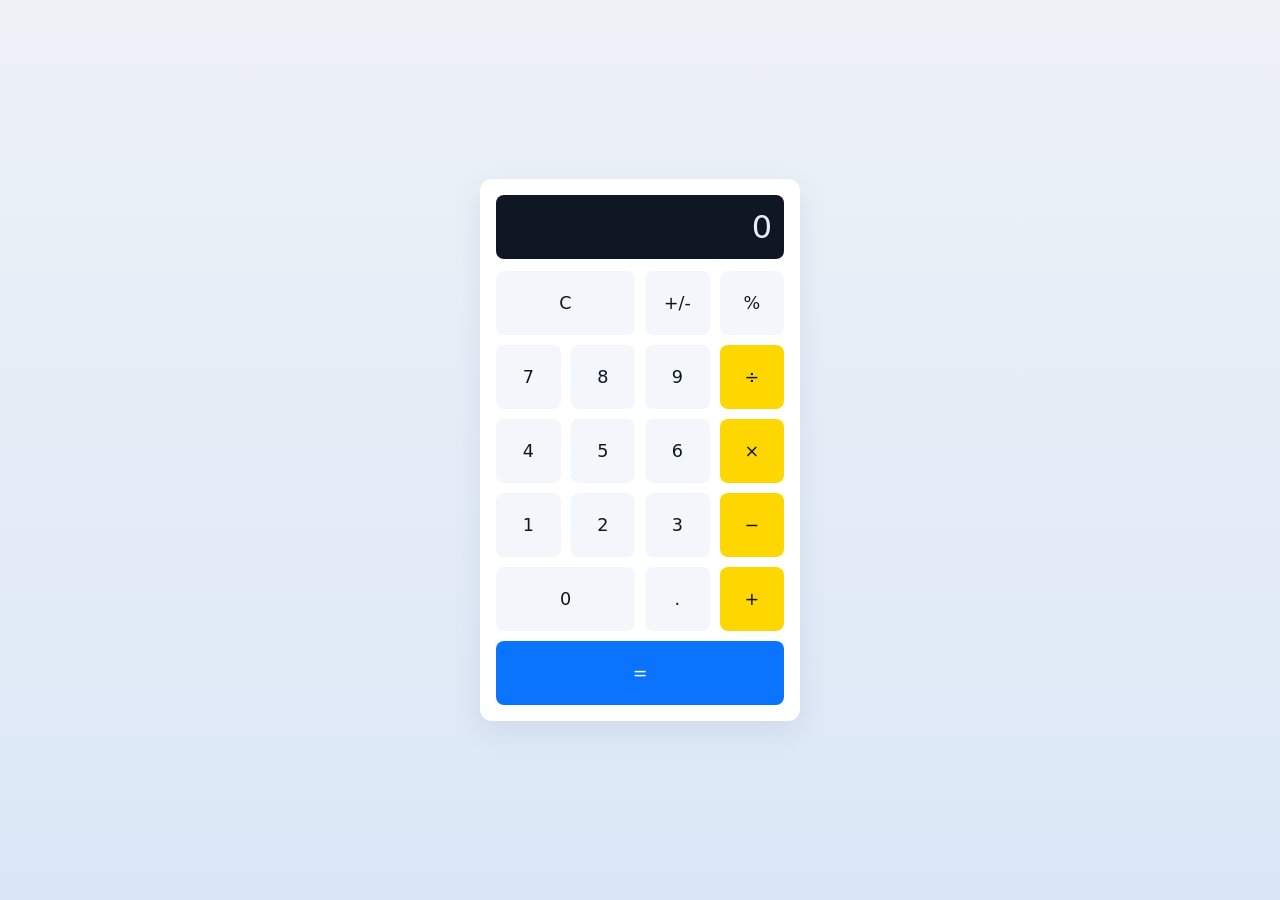
<file: calculator/index.html>
<!doctype html>
<html lang="en">
<head>
  <meta charset="utf-8" />
  <meta name="viewport" content="width=device-width,initial-scale=1" />
  <title>Simple Calculator</title>
  <link rel="stylesheet" href="styles.css">
</head>
<body>
  <div class="calculator">
    <div class="display" id="display">0</div>
    <div class="buttons">
      <button class="btn span-2" data-action="clear">C</button>
      <button class="btn" data-action="negate">+/-</button>
      <button class="btn" data-action="percent">%</button>

      <button class="btn" data-value="7">7</button>
      <button class="btn" data-value="8">8</button>
      <button class="btn" data-value="9">9</button>
      <button class="btn operator" data-operator="/">÷</button>

      <button class="btn" data-value="4">4</button>
      <button class="btn" data-value="5">5</button>
      <button class="btn" data-value="6">6</button>
      <button class="btn operator" data-operator="*">×</button>

      <button class="btn" data-value="1">1</button>
      <button class="btn" data-value="2">2</button>
      <button class="btn" data-value="3">3</button>
      <button class="btn operator" data-operator="-">−</button>

      <button class="btn span-2" data-value="0">0</button>
      <button class="btn" data-value=".">.</button>
      <button class="btn operator" data-operator="+">+</button>

      <button class="btn span-4 equals" data-action="equals">=</button>
    </div>
  </div>

  <script src="script.js"></script>
</body>
</html>
</file>
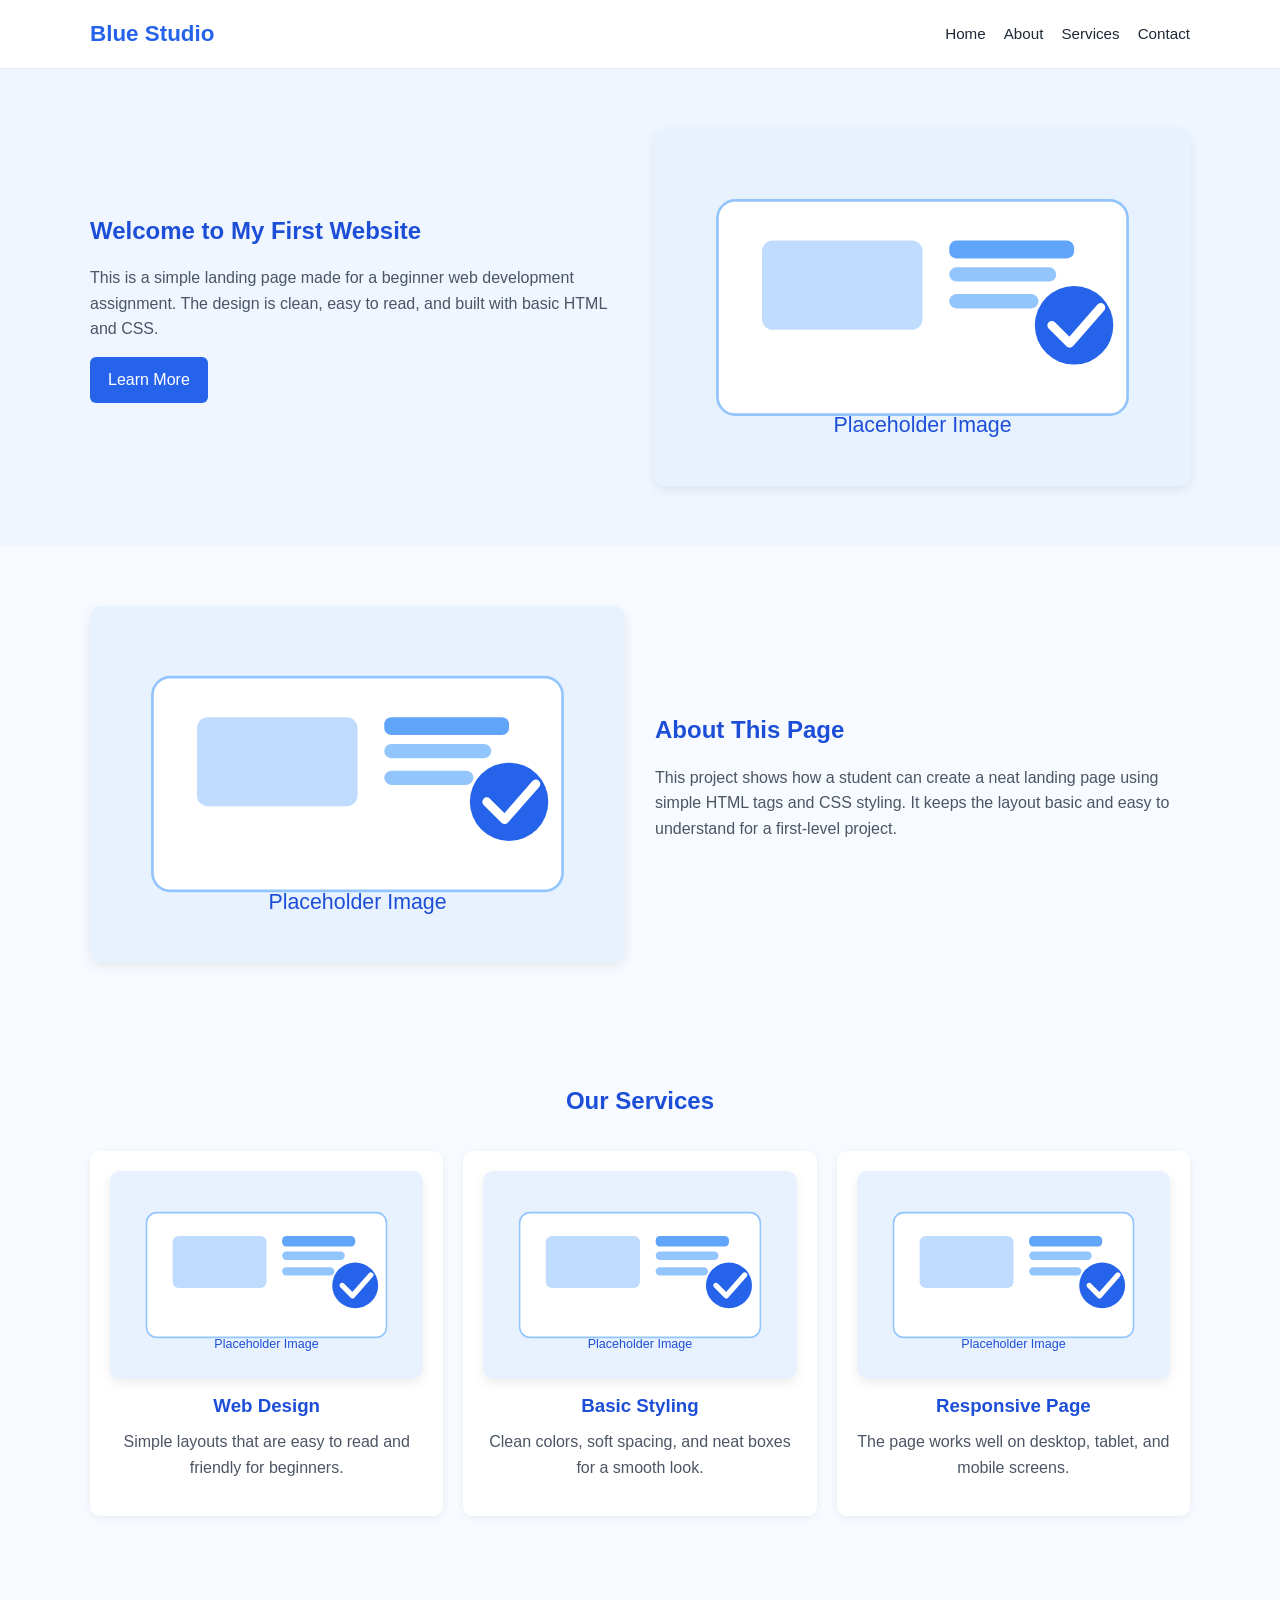
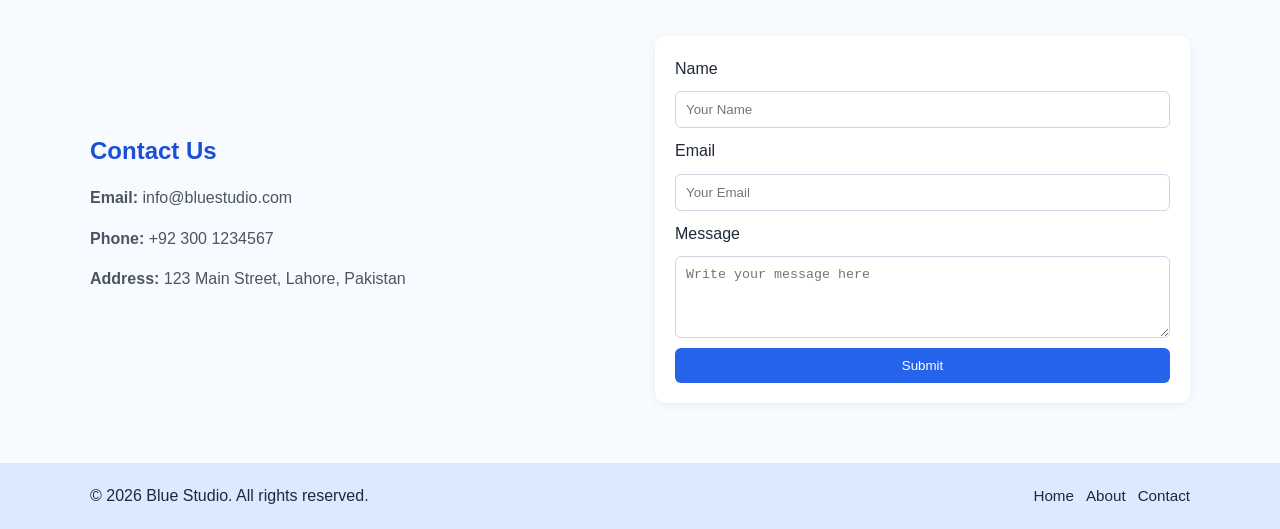
<file: landing page/index.html>
<!DOCTYPE html>
<html lang="en">
  <head>
    <meta charset="UTF-8" />
    <meta name="viewport" content="width=device-width, initial-scale=1.0" />
    <title>Simple Student Landing Page</title>
    <link rel="stylesheet" href="style.css" />
  </head>
  <body>
    <header class="site-header">
      <div class="container nav-bar">
        <a href="#home" class="logo">Blue Studio</a>
        <nav class="nav-links">
          <a href="#home">Home</a>
          <a href="#about">About</a>
          <a href="#services">Services</a>
          <a href="#contact">Contact</a>
        </nav>
      </div>
    </header>

    <main id="home">
      <section class="hero">
        <div class="container hero-content">
          <div class="hero-text">
            <h1>Welcome to My First Website</h1>
            <p>
              This is a simple landing page made for a beginner web development
              assignment. The design is clean, easy to read, and built with basic
              HTML and CSS.
            </p>
            <a href="#about" class="btn">Learn More</a>
          </div>
          <div class="hero-image">
            <img src="images/placeholder.svg" alt="Simple web design illustration" />
          </div>
        </div>
      </section>

      <section id="about" class="about">
        <div class="container about-content">
          <div class="about-image">
            <img src="images/placeholder.svg" alt="About section illustration" />
          </div>
          <div class="about-text">
            <h2>About This Page</h2>
            <p>
              This project shows how a student can create a neat landing page using
              simple HTML tags and CSS styling. It keeps the layout basic and easy
              to understand for a first-level project.
            </p>
          </div>
        </div>
      </section>

      <section id="services" class="services">
        <div class="container">
          <h2>Our Services</h2>
          <div class="cards">
            <article class="card">
              <img src="images/placeholder.svg" alt="Service one illustration" />
              <h3>Web Design</h3>
              <p>Simple layouts that are easy to read and friendly for beginners.</p>
            </article>

            <article class="card">
              <img src="images/placeholder.svg" alt="Service two illustration" />
              <h3>Basic Styling</h3>
              <p>Clean colors, soft spacing, and neat boxes for a smooth look.</p>
            </article>

            <article class="card">
              <img src="images/placeholder.svg" alt="Service three illustration" />
              <h3>Responsive Page</h3>
              <p>The page works well on desktop, tablet, and mobile screens.</p>
            </article>
          </div>
        </div>
      </section>

      <section id="contact" class="contact">
        <div class="container contact-content">
          <div class="contact-info">
            <h2>Contact Us</h2>
            <p><strong>Email:</strong> info@bluestudio.com</p>
            <p><strong>Phone:</strong> +92 300 1234567</p>
            <p><strong>Address:</strong> 123 Main Street, Lahore, Pakistan</p>
          </div>

          <form class="contact-form">
            <label for="name">Name</label>
            <input type="text" id="name" name="name" placeholder="Your Name" />

            <label for="email">Email</label>
            <input type="email" id="email" name="email" placeholder="Your Email" />

            <label for="message">Message</label>
            <textarea id="message" name="message" rows="4" placeholder="Write your message here"></textarea>

            <button type="submit">Submit</button>
          </form>
        </div>
      </section>
    </main>

    <footer class="footer">
      <div class="container footer-content">
        <p>© 2026 Blue Studio. All rights reserved.</p>
        <div class="footer-links">
          <a href="#home">Home</a>
          <a href="#about">About</a>
          <a href="#contact">Contact</a>
        </div>
      </div>
    </footer>
  </body>
</html>
</file>
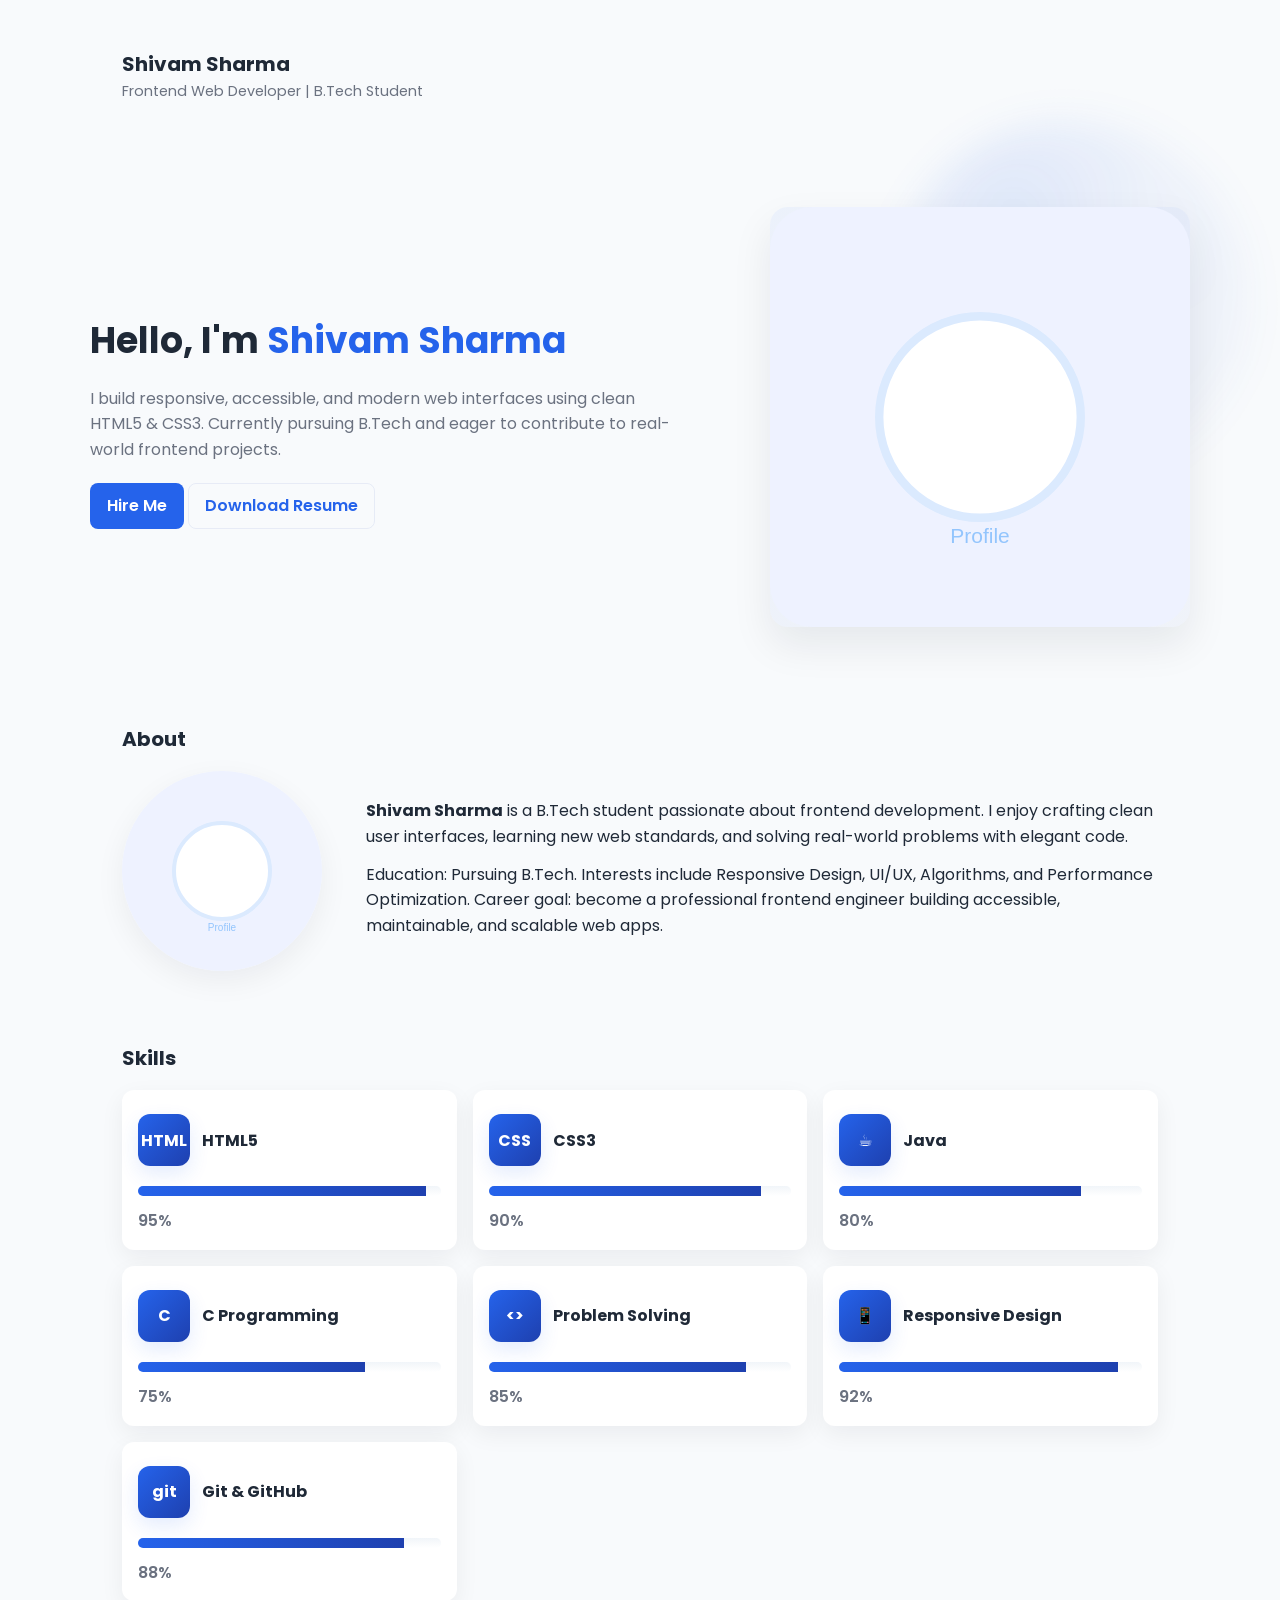
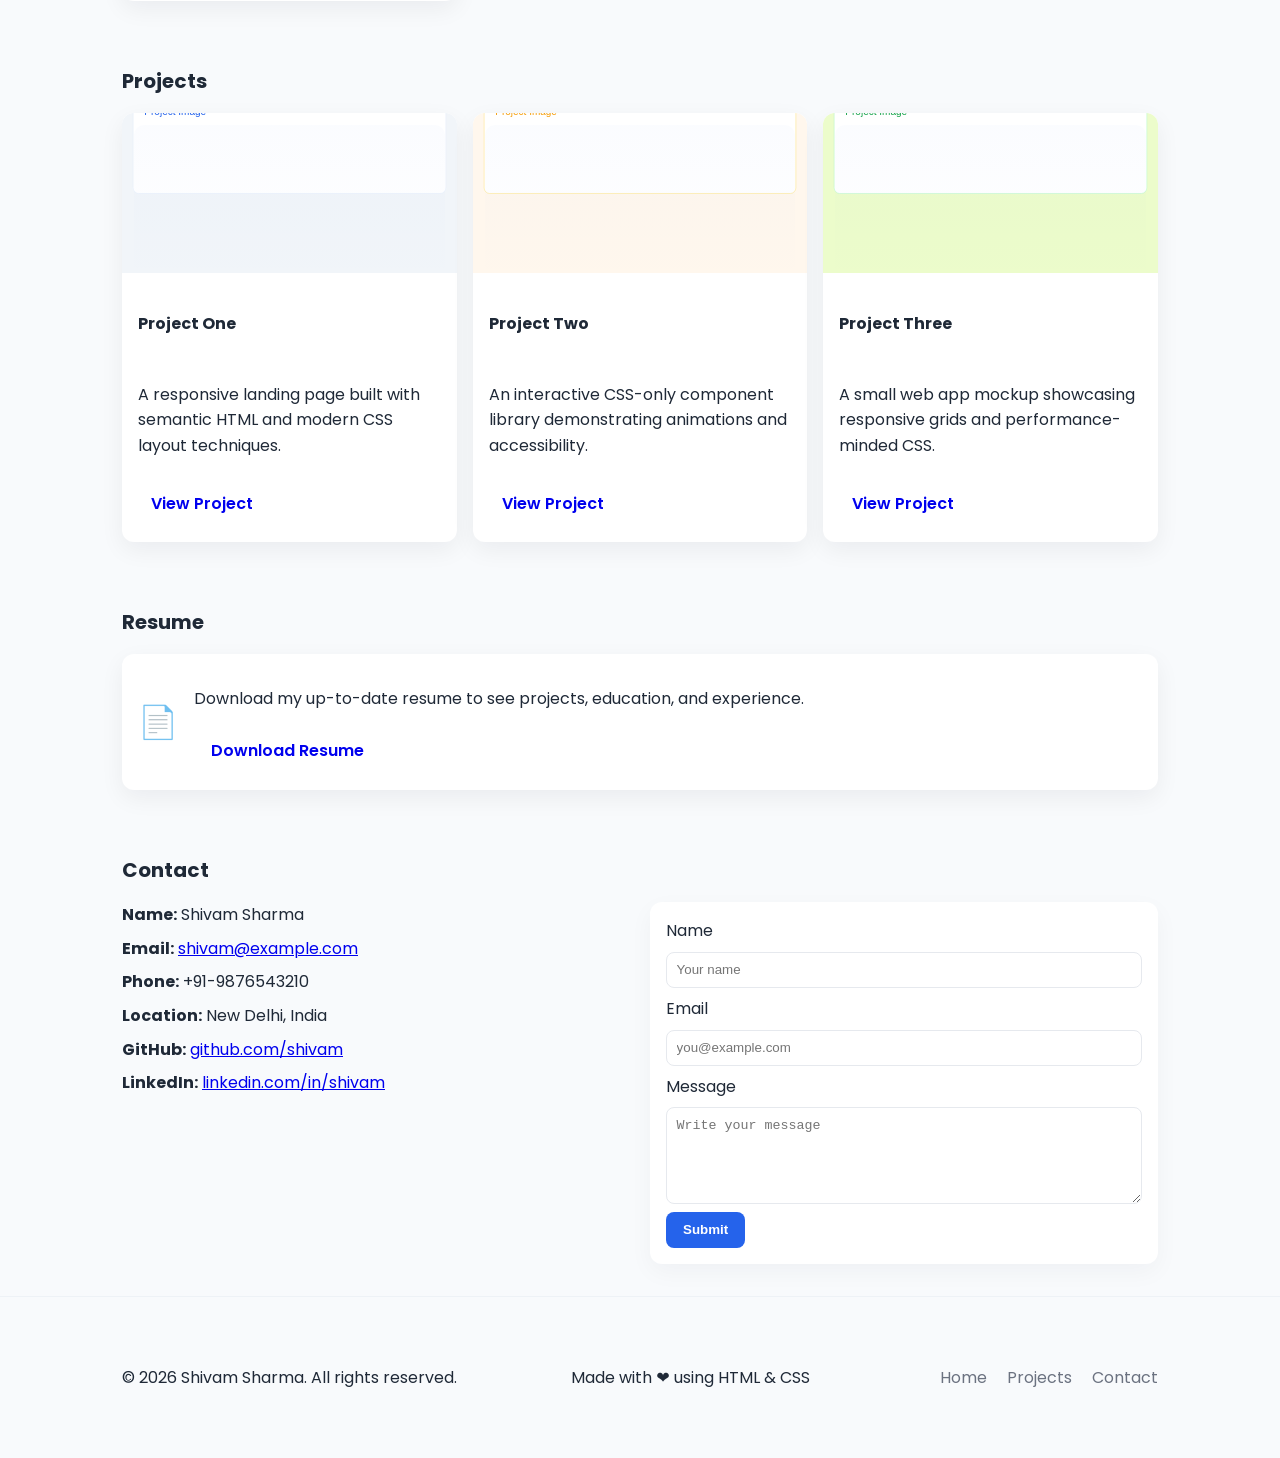
<file: portfolio2/index.html>
<!doctype html>
<html lang="en">
<head>
  <meta charset="utf-8">
  <meta name="viewport" content="width=device-width,initial-scale=1">
  <title>Shivam Sharma — Frontend Web Developer</title>
  <link rel="preconnect" href="https://fonts.googleapis.com">
  <link rel="preconnect" href="https://fonts.gstatic.com" crossorigin>
  <link href="https://fonts.googleapis.com/css2?family=Poppins:wght@300;400;600;700&display=swap" rel="stylesheet">
  <link rel="stylesheet" href="style.css">
  <meta name="description" content="Shivam Sharma — Frontend Web Developer | B.Tech Student — Portfolio">
</head>
<body>
  <!-- Header / Navigation -->
  <header class="site-header" id="home">
    <div class="container header-inner">
      <div class="brand">
        <h1 class="name">Shivam Sharma</h1>
        <p class="tagline">Frontend Web Developer | B.Tech Student</p>
      </div>
      <nav class="main-nav" aria-label="Primary Navigation">
        <details class="nav-details">
          <summary class="nav-toggle" aria-expanded="false">Menu</summary>
          <div class="nav-links">
            <a href="#home">Home</a>
            <a href="#about">About</a>
            <a href="#skills">Skills</a>
            <a href="#projects">Projects</a>
            <a href="#resume">Resume</a>
            <a href="#contact">Contact</a>
          </div>
        </details>
      </nav>
    </div>
  </header>

  <!-- Hero Section -->
  <main>
    <section class="hero container">
      <div class="hero-decor" aria-hidden="true"></div>
      <div class="hero-content">
        <h2>Hello, I'm <span class="accent">Shivam Sharma</span></h2>
        <p class="lead">I build responsive, accessible, and modern web interfaces using clean HTML5 & CSS3. Currently pursuing B.Tech and eager to contribute to real-world frontend projects.</p>
        <div class="hero-cta">
          <a class="btn primary" href="#contact">Hire Me</a>
          <a class="btn outline" href="resume.pdf" download>Download Resume</a>
        </div>
      </div>
      <div class="hero-image">
        <img src="images/profile.svg" alt="Profile placeholder">
      </div>
    </section>

    <!-- About Section -->
    <section id="about" class="about container">
      <h3 class="section-title">About</h3>
      <div class="about-grid">
        <div class="profile">
          <img class="profile-img" src="images/profile.svg" alt="Profile placeholder">
        </div>
        <div class="about-content">
          <p><strong>Shivam Sharma</strong> is a B.Tech student passionate about frontend development. I enjoy crafting clean user interfaces, learning new web standards, and solving real-world problems with elegant code.</p>
          <p>Education: Pursuing B.Tech. Interests include Responsive Design, UI/UX, Algorithms, and Performance Optimization. Career goal: become a professional frontend engineer building accessible, maintainable, and scalable web apps.</p>
        </div>
      </div>
    </section>

    <!-- Skills Section -->
    <section id="skills" class="skills container">
      <h3 class="section-title">Skills</h3>
      <div class="skills-grid">
        <!-- Skill Card -->
        <article class="skill-card">
          <div class="skill-head">
            <div class="skill-icon">HTML</div>
            <h4>HTML5</h4>
          </div>
          <div class="progress">
            <div class="progress-bar p-html" aria-valuenow="95" style="--w:95%"></div>
          </div>
          <div class="skill-meta">95%</div>
        </article>

        <article class="skill-card">
          <div class="skill-head">
            <div class="skill-icon">CSS</div>
            <h4>CSS3</h4>
          </div>
          <div class="progress">
            <div class="progress-bar p-css" aria-valuenow="90" style="--w:90%"></div>
          </div>
          <div class="skill-meta">90%</div>
        </article>

        <article class="skill-card">
          <div class="skill-head">
            <div class="skill-icon">☕</div>
            <h4>Java</h4>
          </div>
          <div class="progress">
            <div class="progress-bar p-java" aria-valuenow="80" style="--w:80%"></div>
          </div>
          <div class="skill-meta">80%</div>
        </article>

        <article class="skill-card">
          <div class="skill-head">
            <div class="skill-icon">C</div>
            <h4>C Programming</h4>
          </div>
          <div class="progress">
            <div class="progress-bar p-c" aria-valuenow="75" style="--w:75%"></div>
          </div>
          <div class="skill-meta">75%</div>
        </article>

        <article class="skill-card">
          <div class="skill-head">
            <div class="skill-icon"><> </div>
            <h4>Problem Solving</h4>
          </div>
          <div class="progress">
            <div class="progress-bar p-problem" aria-valuenow="85" style="--w:85%"></div>
          </div>
          <div class="skill-meta">85%</div>
        </article>

        <article class="skill-card">
          <div class="skill-head">
            <div class="skill-icon">📱</div>
            <h4>Responsive Design</h4>
          </div>
          <div class="progress">
            <div class="progress-bar p-responsive" aria-valuenow="92" style="--w:92%"></div>
          </div>
          <div class="skill-meta">92%</div>
        </article>

        <article class="skill-card">
          <div class="skill-head">
            <div class="skill-icon">git</div>
            <h4>Git & GitHub</h4>
          </div>
          <div class="progress">
            <div class="progress-bar p-git" aria-valuenow="88" style="--w:88%"></div>
          </div>
          <div class="skill-meta">88%</div>
        </article>
      </div>
    </section>

    <!-- Projects Section -->
    <section id="projects" class="projects container">
      <h3 class="section-title">Projects</h3>
      <div class="projects-grid">
        <article class="project-card">
          <img src="images/project1.svg" alt="Project placeholder">
          <div class="project-body">
            <h4>Project One</h4>
            <p>A responsive landing page built with semantic HTML and modern CSS layout techniques.</p>
            <a class="btn small" href="#">View Project</a>
          </div>
        </article>

        <article class="project-card">
          <img src="images/project2.svg" alt="Project placeholder">
          <div class="project-body">
            <h4>Project Two</h4>
            <p>An interactive CSS-only component library demonstrating animations and accessibility.</p>
            <a class="btn small" href="#">View Project</a>
          </div>
        </article>

        <article class="project-card">
          <img src="images/project3.svg" alt="Project placeholder">
          <div class="project-body">
            <h4>Project Three</h4>
            <p>A small web app mockup showcasing responsive grids and performance-minded CSS.</p>
            <a class="btn small" href="#">View Project</a>
          </div>
        </article>
      </div>
    </section>

    <!-- Resume Section -->
    <section id="resume" class="resume container">
      <h3 class="section-title">Resume</h3>
      <div class="resume-card">
        <div class="resume-icon">📄</div>
        <div class="resume-body">
          <p>Download my up-to-date resume to see projects, education, and experience.</p>
          <a class="btn" href="resume.pdf" download>Download Resume</a>
        </div>
      </div>
    </section>

    <!-- Contact Section -->
    <section id="contact" class="contact container">
      <h3 class="section-title">Contact</h3>
      <div class="contact-grid">
        <div class="contact-info">
          <p><strong>Name:</strong> Shivam Sharma</p>
          <p><strong>Email:</strong> <a href="mailto:shivam@example.com">shivam@example.com</a></p>
          <p><strong>Phone:</strong> +91-9876543210</p>
          <p><strong>Location:</strong> New Delhi, India</p>
          <p><strong>GitHub:</strong> <a href="https://github.com/shivam" target="_blank" rel="noopener">github.com/shivam</a></p>
          <p><strong>LinkedIn:</strong> <a href="#" target="_blank" rel="noopener">linkedin.com/in/shivam</a></p>
        </div>

        <form class="contact-form" action="#" method="post" onsubmit="return false;">
          <label for="name">Name</label>
          <input type="text" id="name" name="name" placeholder="Your name" required>

          <label for="email">Email</label>
          <input type="email" id="email" name="email" placeholder="you@example.com" required>

          <label for="message">Message</label>
          <textarea id="message" name="message" rows="5" placeholder="Write your message" required></textarea>

          <button class="btn primary" type="submit">Submit</button>
        </form>
      </div>
    </section>
  </main>

  <!-- Footer -->
  <footer class="site-footer">
    <div class="container footer-inner">
      <p>© 2026 Shivam Sharma. All rights reserved.</p>
      <p>Made with ❤️ using HTML &amp; CSS</p>
      <nav class="footer-nav">
        <a href="#home">Home</a>
        <a href="#projects">Projects</a>
        <a href="#contact">Contact</a>
      </nav>
    </div>
  </footer>
</body>
</html>
</file>
<file: calculator/styles.css>
*{box-sizing:border-box;font-family:Inter, Roboto, system-ui, Arial, sans-serif}
body{display:flex;align-items:center;justify-content:center;height:100vh;background:linear-gradient(180deg,#eef2f7,#dbe7f7);margin:0}
.calculator{width:320px;background:#fff;border-radius:12px;box-shadow:0 10px 30px rgba(25,41,85,0.08);padding:16px}
.display{height:64px;background:#0f1724;color:#e6eef8;font-size:2rem;border-radius:8px;padding:8px 12px;display:flex;align-items:center;justify-content:flex-end;overflow:hidden}
.buttons{display:grid;grid-template-columns:repeat(4,1fr);grid-auto-rows:64px;grid-gap:10px;margin-top:12px}
.btn{background:#f3f6fb;border:0;border-radius:8px;font-size:1.1rem;color:#0f1724;cursor:pointer}
.btn:active{transform:translateY(1px)}
.operator{background:#ffd700;color:#0f1724}
.equals{background:#0b74ff;color:#fff;grid-column:1/-1;border-radius:8px}
.span-2{grid-column:span 2}
.span-4{grid-column:1/-1}
@media (max-width:360px){.calculator{width:calc(100% - 24px)}}
</file>
<file: landing page/style.css>
* {
  margin: 0;
  padding: 0;
  box-sizing: border-box;
}

body {
  font-family: Arial, Helvetica, sans-serif;
  line-height: 1.6;
  color: #1f2937;
  background-color: #f7fbff;
}

img {
  width: 100%;
  display: block;
}

.container {
  width: 90%;
  max-width: 1100px;
  margin: 0 auto;
}

.site-header {
  background-color: #ffffff;
  border-bottom: 1px solid #dbeafe;
}

.nav-bar {
  display: flex;
  justify-content: space-between;
  align-items: center;
  padding: 16px 0;
}

.logo {
  font-size: 1.4rem;
  font-weight: bold;
  color: #2563eb;
  text-decoration: none;
}

.nav-links {
  display: flex;
  gap: 18px;
}

.nav-links a,
.footer-links a {
  text-decoration: none;
  color: #1f2937;
  font-size: 0.95rem;
}

.nav-links a:hover,
.footer-links a:hover {
  color: #2563eb;
}

.hero {
  padding: 60px 0;
  background-color: #eff6ff;
}

.hero-content,
.about-content,
.contact-content {
  display: grid;
  grid-template-columns: 1fr 1fr;
  gap: 30px;
  align-items: center;
}

.hero-text h1,
.about-text h2,
.services h2,
.contact-info h2 {
  margin-bottom: 15px;
  color: #1d4ed8;
}

.hero-text p,
.about-text p,
.card p,
.contact-info p {
  margin-bottom: 15px;
  color: #4b5563;
}

.btn {
  display: inline-block;
  background-color: #2563eb;
  color: white;
  padding: 10px 18px;
  text-decoration: none;
  border-radius: 6px;
  transition: background-color 0.3s ease;
}

.btn:hover {
  background-color: #1d4ed8;
}

.hero-image img,
.about-image img,
.card img {
  border-radius: 10px;
  box-shadow: 0 4px 12px rgba(0, 0, 0, 0.08);
}

.about,
.services,
.contact {
  padding: 60px 0;
}

.services h2 {
  text-align: center;
  margin-bottom: 30px;
}

.cards {
  display: grid;
  grid-template-columns: repeat(3, 1fr);
  gap: 20px;
}

.card {
  background-color: white;
  padding: 20px;
  border-radius: 10px;
  box-shadow: 0 2px 8px rgba(0, 0, 0, 0.06);
  text-align: center;
}

.card h3 {
  margin: 12px 0 8px;
  color: #1d4ed8;
}

.contact-form {
  background-color: white;
  padding: 20px;
  border-radius: 10px;
  box-shadow: 0 2px 8px rgba(0, 0, 0, 0.06);
  display: flex;
  flex-direction: column;
  gap: 10px;
}

.contact-form input,
.contact-form textarea {
  padding: 10px;
  border: 1px solid #cbd5e1;
  border-radius: 6px;
}

.contact-form button {
  padding: 10px;
  border: none;
  border-radius: 6px;
  background-color: #2563eb;
  color: white;
  cursor: pointer;
}

.contact-form button:hover {
  background-color: #1d4ed8;
}

.footer {
  background-color: #dbeafe;
  padding: 20px 0;
}

.footer-content {
  display: flex;
  justify-content: space-between;
  align-items: center;
  gap: 10px;
}

.footer-links {
  display: flex;
  gap: 12px;
}

@media (max-width: 768px) {
  .hero-content,
  .about-content,
  .contact-content,
  .cards {
    grid-template-columns: 1fr;
  }

  .nav-bar,
  .footer-content {
    flex-direction: column;
    text-align: center;
  }
}

@media (max-width: 480px) {
  .hero {
    padding: 40px 0;
  }

  .about,
  .services,
  .contact {
    padding: 40px 0;
  }

  .nav-links {
    flex-wrap: wrap;
    justify-content: center;
  }
}
</file>
<file: portfolio2/style.css>
/*
  style.css
  Clean, well-organized CSS for the Portfolio site
  Uses CSS variables, Flexbox, and Grid for layout and responsiveness
*/
:root{
  --bg: #f8fafc;
  --card: #ffffff;
  --primary: #2563eb;
  --primary-dark: #1e40af;
  --text: #1f2937;
  --accent-1: rgba(37,99,235,0.08);
  --accent-2: rgba(30,64,175,0.06);
  --muted: #6b7280;
  --radius: 12px;
  --glass: rgba(255,255,255,0.6);
}

*{box-sizing:border-box}
html{scroll-behavior:smooth;font-family:'Poppins',system-ui,Segoe UI,Roboto,Arial,sans-serif;color:var(--text);background:var(--bg)}
body{margin:0;line-height:1.6}
.container{max-width:1100px;margin:0 auto;padding:2rem}

/* Header */
.site-header{background:transparent;padding:1rem 0;position:sticky;top:0;z-index:40}
.header-inner{display:flex;align-items:center;justify-content:space-between}
.brand .name{margin:0;font-size:1.25rem;font-weight:700}
.brand .tagline{margin:0;color:var(--muted);font-size:0.9rem}
.main-nav{display:flex;align-items:center}
.nav-details{border-radius:10px}
.nav-links{display:flex;gap:0.5rem}
.nav-links a{margin-left:0.5rem;text-decoration:none;color:var(--text);padding:0.5rem;border-radius:8px;transition:all .18s}
.nav-links a:hover{background:var(--card);box-shadow:0 4px 12px rgba(16,24,40,0.06);color:var(--primary)}
.nav-toggle{display:none;background:transparent;border:none;color:var(--primary);font-weight:700;padding:0.25rem 0.5rem;border-radius:8px}

/* polished header background on scroll */
.site-header.scrolled{backdrop-filter:blur(6px);background:linear-gradient(180deg,rgba(255,255,255,0.6),rgba(255,255,255,0.4));box-shadow:0 6px 20px rgba(16,24,40,0.04)}

/* Hero */
.hero{display:grid;grid-template-columns:1fr 420px;gap:2rem;align-items:center;padding:3.5rem 0;position:relative}
.hero-decor{position:absolute;right:-60px;top:-30px;width:360px;height:360px;background:radial-gradient(circle at 30% 30%,var(--accent-1),transparent 40%),linear-gradient(135deg,rgba(37,99,235,0.06),rgba(30,64,175,0.03));border-radius:50%;filter:blur(18px);transform:rotate(12deg);z-index:0}
.hero h2{font-size:2.25rem;margin:0}
.hero .accent{color:var(--primary);}
.lead{color:var(--muted);max-width:60ch}
.hero-image img{width:100%;border-radius:18px;box-shadow:0 18px 40px rgba(16,24,40,0.08);background:linear-gradient(135deg,rgba(37,99,235,0.06),rgba(30,64,175,0.04));position:relative;z-index:2}
.hero-cta{margin-top:1.25rem}
.btn{display:inline-block;text-decoration:none;padding:0.6rem 1rem;border-radius:8px;border:1px solid transparent;transition:all .25s;font-weight:600}
.btn.primary{background:var(--primary);color:#fff}
.btn.primary:hover{background:var(--primary-dark);transform:translateY(-2px);box-shadow:0 8px 20px rgba(37,99,235,0.12)}
.btn.outline{background:transparent;border-color:rgba(30,64,175,0.08);color:var(--primary)}
.btn.small{padding:0.5rem 0.75rem}

/* Sections */
.section-title{font-size:1.25rem;margin:0 0 1rem 0}

/* About */
.about-grid{display:grid;grid-template-columns:220px 1fr;gap:1.5rem;align-items:center}
.profile-img{width:200px;height:200px;object-fit:cover;border-radius:50%;box-shadow:0 10px 30px rgba(16,24,40,0.06)}
.about-content p{margin:0 0 0.75rem}

/* Skills */
.skills-grid{display:grid;grid-template-columns:repeat(3,1fr);gap:1rem}
.skill-card{background:var(--card);padding:1rem;border-radius:12px;box-shadow:0 8px 24px rgba(16,24,40,0.06);display:flex;flex-direction:column;gap:0.75rem}
.skill-head{display:flex;align-items:center;gap:0.75rem}
.skill-icon{width:52px;height:52px;border-radius:12px;background:linear-gradient(135deg,var(--primary),var(--primary-dark));color:#fff;display:flex;align-items:center;justify-content:center;font-weight:700;box-shadow:0 8px 20px rgba(37,99,235,0.12)}
.progress{background:linear-gradient(180deg,#f1f5f9,#fff);height:10px;border-radius:8px;overflow:hidden}
.progress-bar{height:100%;background:linear-gradient(90deg,var(--primary),var(--primary-dark));width:0;transition:width 1.2s cubic-bezier(.2,.9,.2,1)}
.skill-meta{color:var(--muted);font-weight:600}

/* subtle hover lift for cards */
.skill-card:hover,.project-card:hover{transform:translateY(-6px);box-shadow:0 20px 40px rgba(16,24,40,0.08)}

/* Projects hover overlay */
.project-card{position:relative;overflow:visible}
.project-card::after{content:"";position:absolute;left:12px;right:12px;top:12px;height:160px;border-radius:10px;pointer-events:none;background:linear-gradient(180deg,rgba(37,99,235,0.02),transparent)}
.project-card img{height:170px}

/* Projects */
.projects-grid{display:grid;grid-template-columns:repeat(3,1fr);gap:1rem}
.project-card{background:var(--card);border-radius:12px;overflow:hidden;box-shadow:0 8px 24px rgba(16,24,40,0.06);display:flex;flex-direction:column}
.project-card img{width:100%;height:160px;object-fit:cover}
.project-body{padding:1rem;flex:1;display:flex;flex-direction:column;gap:0.5rem}

/* Resume */
.resume-card{display:flex;gap:1rem;align-items:center;background:var(--card);padding:1rem;border-radius:12px;box-shadow:0 8px 24px rgba(16,24,40,0.06)}
.resume-icon{font-size:2rem}

/* Contact */
.contact-grid{display:grid;grid-template-columns:1fr 1fr;gap:1.25rem}
.contact-info p{margin:0 0 0.5rem}
.contact-form{background:var(--card);padding:1rem;border-radius:12px;box-shadow:0 8px 24px rgba(16,24,40,0.04);display:flex;flex-direction:column;gap:0.5rem}
.contact-form input,.contact-form textarea{padding:0.6rem;border-radius:8px;border:1px solid #e6e9ee}
.contact-form button{align-self:flex-start}

/* Responsive nav: show summary on small screens */
@media (max-width:700px){
  .nav-links{flex-direction:column;padding:0.5rem 0}
  .nav-toggle{display:inline-flex}
  .nav-details[open] .nav-toggle{font-weight:800}
  .nav-details summary::-webkit-details-marker{display:none}
  .nav-details summary{cursor:pointer}
  .main-nav .nav-links a{display:block}
}

/* Footer */
.site-footer{border-top:1px solid #eef2f6;padding:1.25rem 0;background:transparent}
.footer-inner{display:flex;gap:1rem;align-items:center;justify-content:space-between;flex-wrap:wrap}
.footer-nav a{margin-left:1rem;color:var(--muted);text-decoration:none}

/* Responsive Styles */
@media (max-width:1000px){
  .hero{grid-template-columns:1fr 300px}
  .skills-grid{grid-template-columns:repeat(2,1fr)}
  .projects-grid{grid-template-columns:repeat(2,1fr)}
}

@media (max-width:700px){
  .header-inner{flex-direction:column;align-items:flex-start;gap:0.75rem}
  .main-nav{width:100%}
  .container{padding:1rem}
  .hero{grid-template-columns:1fr;}
  .hero-image{order:-1}
  .about-grid{grid-template-columns:1fr;grid-template-rows:auto auto}
  .skills-grid{grid-template-columns:1fr}
  .projects-grid{grid-template-columns:1fr}
  .contact-grid{grid-template-columns:1fr}
}

/* Animations: progress bars load on page open */
@keyframes loadBar{from{width:0}to{width:var(--w)}}
.p-html{animation:loadBar 1.2s forwards;}
.p-css{animation:loadBar 1.2s .06s forwards}
.p-java{animation:loadBar 1.2s .12s forwards}
.p-c{animation:loadBar 1.2s .18s forwards}
.p-problem{animation:loadBar 1.2s .24s forwards}
.p-responsive{animation:loadBar 1.2s .3s forwards}
.p-git{animation:loadBar 1.2s .36s forwards}

/* Accessibility helpers */
a:focus,input:focus,button:focus,textarea:focus{outline:3px solid rgba(37,99,235,0.18);outline-offset:2px}

/* Utility */
.text-center{text-align:center}
</file>
